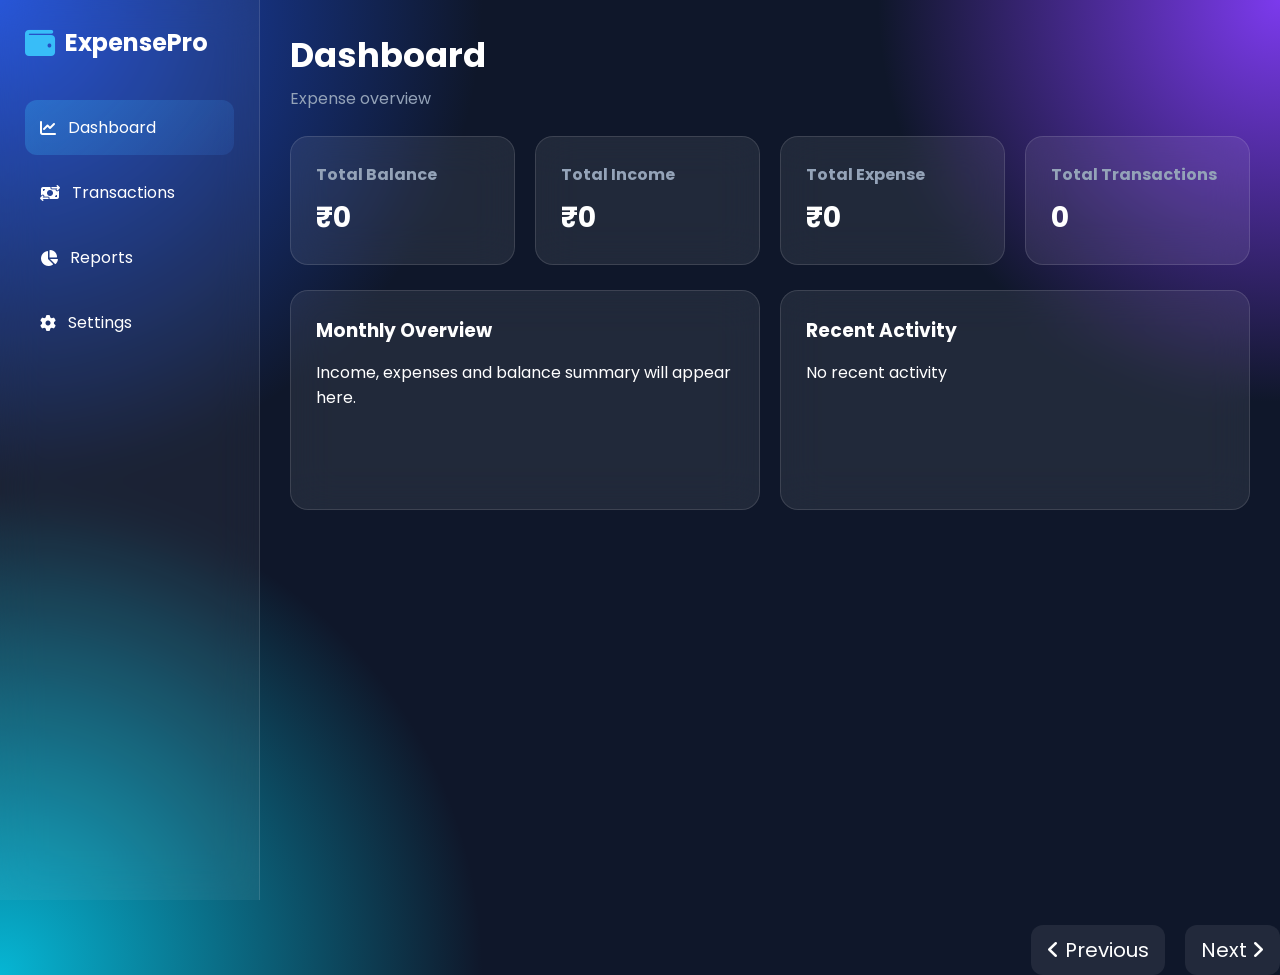
<file: system/src/main/java/com/expensemanager/system/frontend/index.html>
<!DOCTYPE html>
<html lang="en">
<head>
    <meta charset="UTF-8">
    <meta name="viewport" content="width=device-width, initial-scale=1.0">
    <title>Expense Manager Pro</title>

    <link rel="stylesheet" href="style.css">

    <link rel="stylesheet"
          href="https://cdnjs.cloudflare.com/ajax/libs/font-awesome/6.5.1/css/all.min.css">
</head>
<body>

<div class="container">

    <!-- SIDEBAR -->
    <aside class="sidebar">

        <div class="logo">
            <i class="fa-solid fa-wallet"></i>
            <h2>ExpensePro</h2>
        </div>

        <ul class="menu">

            <li id="dashboard-tab" class="active">
                <i class="fa-solid fa-chart-line"></i>
                Dashboard
            </li>

            <li id="transactions-tab">
                <i class="fa-solid fa-money-bill-transfer"></i>
                Transactions
            </li>

            <li id="reports-tab">
                <i class="fa-solid fa-chart-pie"></i>
                Reports
            </li>

            <li id="settings-tab">
                <i class="fa-solid fa-gear"></i>
                Settings
            </li>

        </ul>

    </aside>

    <!-- MAIN CONTENT -->
    <main class="main-content">

        <!-- ================= DASHBOARD ================= -->

        <section id="dashboard-section">

            <div class="header">
                <div>
                    <h1>Dashboard</h1>
                    <p>Expense overview</p>
                </div>
            </div>

            <div class="cards">

                <div class="card balance-card">
                    <h4>Total Balance</h4>
                    <h2 id="balanceAmount">₹0</h2>
                </div>

                <div class="card income-card">
                    <h4>Total Income</h4>
                    <h2 id="incomeAmount">₹0</h2>
                </div>

                <div class="card expense-card">
                    <h4>Total Expense</h4>
                    <h2 id="expenseAmount">₹0</h2>
                </div>

                <div class="card">
                    <h4>Total Transactions</h4>
                    <h2 id="transactionCount">0</h2>
                </div>

            </div>

            <div class="dashboard-grid">

                <div class="dashboard-box">
                    <h3>Monthly Overview</h3>

                    <p>
                        Income, expenses and balance summary will appear here.
                    </p>
                </div>

                <div class="dashboard-box">
                    <h3>Recent Activity</h3>

                    <div id="recentActivity">
                        No recent activity
                    </div>
                </div>

            </div>

        </section>

        <!-- ================= TRANSACTIONS ================= -->

        <section id="transactions-section" style="display:none;">

            <div class="header">
                <div>
                    <h1>Transactions</h1>
                    <p>Manage all transactions</p>
                </div>
            </div>

            <div class="toolbar">

                <div class="search-box">
                    <i class="fa-solid fa-search"></i>

                    <input
                            type="text"
                            id="searchInput"
                            placeholder="Search transaction..."
                    >
                </div>
                    <button id="filterBtn" class="filter-btn">
                        <i class="fa-solid fa-filter"></i>
                        Filter
                        <span id="filterBadge" class="filter-badge">0</span>
                    </button>

                    <button id="addBtn" class="add-btn">
                        <i class="fa-solid fa-plus"></i>
                        Add Transaction
                    </button>



                <form id="filterModal" class="modal">
                    <div id="filterPanel" class="filter-panel">
                        <div class="filter-header">

                            <h2>
                                <i class="fa-solid fa-filter"></i>
                                Filters
                            </h2>

                            <button id="closeFilter" class="close-filter">
                                <i class="fa-solid fa-xmark"></i>
                            </button>

                        </div>
                        <div class="filter-group">

                            <label>Type</label>

                            <select id="filterType">

                                <option value="">All</option>
                                <option value="CREDIT">Credit</option>
                                <option value="DEBIT">Debit</option>

                            </select>

                        </div>

                        <div class="filter-group">

                            <label>Category</label>

                            <select id="filterCategory">

                                <option value="">All</option>
                                <option>Food</option>
                                <option>Travel</option>
                                <option>Shopping</option>
                                <option>Bills</option>
                                <option>Salary</option>
                                <option>Entertainment</option>

                            </select>

                        </div>

                        <div class="filter-group">

                            <label>Amount</label>

                            <div class="range">

                                <input
                                        type="number"
                                        placeholder="Min"
                                        id="minAmount">

                                <input
                                        type="number"
                                        placeholder="Max"
                                        id="maxAmount">

                            </div>

                        </div>

                        <div class="filter-group">

                            <label>Date</label>

                            <div class="range">

                                <input
                                        type="date"
                                        id="fromDate">

                                <input
                                        type="date"
                                        id="toDate">

                            </div>

                        </div>

                        <div class="filter-group">

                            <label>Sort</label>

                            <select id="sortBy">

                                <option value="null">Select</optionvalue>
                                <option value="newest">Newest First</option>

                                <option value="oldest">Oldest First</option>

                                <option value="amountDesc">Highest Amount</option>

                                <option value="amountAsc">Lowest Amount</option>

                                <option value="titleAsc">A → Z</option>

                                <option value="titleDesc">Z → A</option>

                            </select>

                        </div>

                        <div class="filter-buttons">

                            <button type="submit"
                                    id="applyFilter"
                                    class="apply-btn">

                                Apply

                            </button>

                            <button type="reset"
                                    id="resetFilter"
                                    class="reset-btn">

                                Reset

                            </button>

                        </div>

                    </div>
                </form>
            </div>

            <div class="table-container">

                <table>

                    <thead>

                    <tr>
                        <th>Id</th>
                        <th>Title</th>
                        <th>Category</th>
                        <th>Amount</th>
                        <th>Type</th>
                        <th>Description</th>
                        <th>Date & Time</th>
                        <th>Actions</th>
                    </tr>

                    </thead>

                    <tbody id="transactionTable">

                    </tbody>

                </table>

            </div>
            <div id="transactionCards" class="transaction-cards">

            </div>

        </section>

        <!-- ================= REPORTS ================= -->

        <section id="reports-section" style="display:none;">

            <div class="header">
                <div>
                    <h1>Reports</h1>
                    <p>Expense insights</p>
                </div>
            </div>

            <div class="report-grid">

                <div class="report-card">

                    <h3>Category Summary</h3>

                    <ul class="report-list">

                        <li>Food : ₹5000</li>
                        <li>Travel : ₹2500</li>
                        <li>Shopping : ₹4200</li>
                        <li>Bills : ₹3100</li>

                    </ul>

                </div>

                <div class="report-card">

                    <h3>Monthly Report</h3>

                    <ul class="report-list">

                        <li>January : ₹12000</li>
                        <li>February : ₹9000</li>
                        <li>March : ₹15000</li>
                        <li>April : ₹11000</li>

                    </ul>

                </div>

            </div>

        </section>

        <!-- ================= SETTINGS ================= -->

        <section id="settings-section" style="display:none;">

            <div class="header">
                <div>
                    <h1>Settings</h1>
                    <p>Application preferences</p>
                </div>
            </div>

            <div class="settings-container">

                <div class="setting-card">

                    <h3>Profile</h3>

                    <input
                            type="text"
                            placeholder="Your Name"
                    >

                </div>

                <div class="setting-card">

                    <h3>Currency</h3>

                    <select>

                        <option>INR ₹</option>
                        <option>USD $</option>
                        <option>EUR €</option>

                    </select>

                </div>

                <div class="setting-card">

                    <h3>Theme</h3>

                    <button class="theme-btn">
                        Dark Mode
                    </button>

                </div>

            </div>

        </section>

    </main>


</div>

<!-- ADD / UPDATE MODAL -->

<div class="modal" id="transactionModal">

    <div class="modal-content">

        <div class="modal-header">

            <h2 id="modalTitle">
                Add Transaction
            </h2>

            <span id="closeModal" class="close-btn">
                &times;
            </span>

        </div>

        <form id="transactionForm">

            <input
                    type="hidden"
                    id="transactionId"
            >

            <div class="form-group">

                <label>Title</label>

                <input
                        type="text"
                        id="title"
                        required
                >

            </div>

            <div class="form-group">

                <label>Category</label>

                <input
                        type="text"
                        id="category"
                        required
                >

            </div>

            <div class="form-group">

                <label>Amount</label>

                <input
                        type="number"
                        id="amount"
                        required
                >

            </div>

            <div class="form-group">

                <label>Type</label>

                <select id="type">

                    <option value="CREDIT">Credit</option>
                    <option value="DEBIT">Debit</option>

                </select>

            </div>
            <div class="form-group">

                <label>Description</label>

                <input
                        type="text"
                        id="description"
                        required
                >

            </div>

            <button type="submit" class="save-btn">
                Save Transaction
            </button>

        </form>

    </div>

</div>

<!-- DELETE MODAL -->

<div class="modal" id="deleteModal">

    <div class="delete-box">

        <h2>Delete Transaction?</h2>

        <p>This action cannot be undone.</p>

        <div class="delete-actions">

            <button id="cancelDelete"
                    class="cancel-btn">
                Cancel
            </button>

            <button id="confirmDelete"
                    class="delete-btn">
                Delete
            </button>

        </div>

    </div>

</div>
<nav class="mobile-nav">

    <div id="mobile-dashboard">
        <i class="fa-solid fa-chart-line"></i>
        <span>Dashboard</span>
    </div>

    <div id="mobile-transactions">
        <i class="fa-solid fa-money-bill-transfer"></i>
        <span>Transactions</span>
    </div>

    <div id="mobile-reports">
        <i class="fa-solid fa-chart-pie"></i>
        <span>Reports</span>
    </div>

    <div id="mobile-settings">
        <i class="fa-solid fa-gear"></i>
        <span>Settings</span>
    </div>

</nav>
<div class="pagination">

    <div class="pagination-info">

<!--        Showing-->
        <span id="pageInfo"></span>
<!--        - -->
<!--        <span id="endRecord">10</span>-->
<!--        of-->
<!--        <span id="totalRecords">0</span>-->

    </div>

    <div class="pagination-controls">

        <button id="prevPage" class="page-btn">
            <i class="fa-solid fa-angle-left"></i>
            Previous
        </button>

        <div id="pageNumbers" class="page-s">

        </div>

        <button id="nextPage" class="page-btn">
            Next
            <i class="fa-solid fa-angle-right"></i>
        </button>

    </div>

</div>
<script src="script.js"></script>

</body>
</html>
</file>
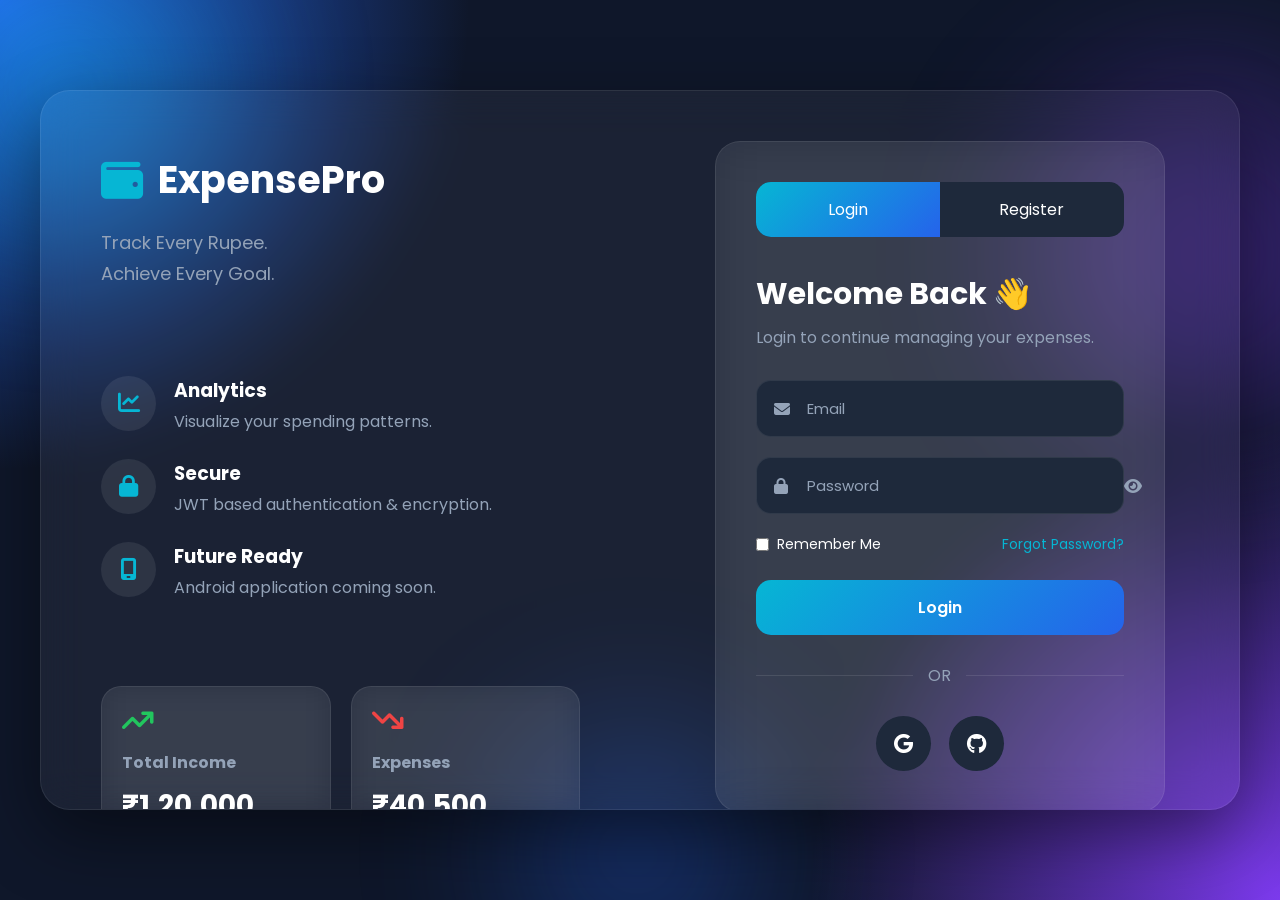
<file: system/src/main/java/com/expensemanager/system/frontend/login.html>
<!DOCTYPE html>
<html lang="en">
<head>

    <meta charset="UTF-8">
    <meta name="viewport" content="width=device-width, initial-scale=1.0">

    <title>ExpensePro | Login</title>

    <link rel="stylesheet" href="login.css">

    <link rel="stylesheet"
          href="https://cdnjs.cloudflare.com/ajax/libs/font-awesome/6.5.2/css/all.min.css">

</head>

<body>

<!-- Animated Background -->

<div class="bg">
    <span class="circle circle1"></span>
    <span class="circle circle2"></span>
    <span class="circle circle3"></span>
</div>

<div class="container">

    <!-- Left Side -->

    <div class="left-panel">

        <div class="brand">

            <div class="logo">

                <i class="fa-solid fa-wallet"></i>

                <h1>ExpensePro</h1>

            </div>

            <p>
                Track Every Rupee.
                <br>
                Achieve Every Goal.
            </p>

        </div>

        <div class="feature-list">

            <div class="feature">

                <i class="fa-solid fa-chart-line"></i>

                <div>

                    <h3>Analytics</h3>

                    <p>Visualize your spending patterns.</p>

                </div>

            </div>

            <div class="feature">

                <i class="fa-solid fa-lock"></i>

                <div>

                    <h3>Secure</h3>

                    <p>JWT based authentication & encryption.</p>

                </div>

            </div>

            <div class="feature">

                <i class="fa-solid fa-mobile-screen"></i>

                <div>

                    <h3>Future Ready</h3>

                    <p>Android application coming soon.</p>

                </div>

            </div>

        </div>

        <div class="floating-cards">

            <div class="mini-card income">

                <i class="fa-solid fa-arrow-trend-up"></i>

                <h4>Total Income</h4>

                <span>₹1,20,000</span>

            </div>

            <div class="mini-card expense">

                <i class="fa-solid fa-arrow-trend-down"></i>

                <h4>Expenses</h4>

                <span>₹40,500</span>

            </div>

        </div>

    </div>

    <!-- Right Side -->

    <div class="right-panel">

        <div class="form-box">

            <!-- Toggle -->

            <div class="toggle">

                <button id="loginTab"
                        class="active">

                    Login

                </button>

                <button id="registerTab">

                    Register

                </button>

            </div>

            <!-- LOGIN -->

            <form id="loginForm">

                <h2>Welcome Back 👋</h2>

                <p>Login to continue managing your expenses.</p>

                <div class="input-box">

                    <i class="fa-solid fa-envelope"></i>

                    <input
                            type="email"
                            placeholder="Email"
                            id="loginEmail"
                            required>

                </div>

                <div class="input-box password-box">

                    <i class="fa-solid fa-lock"></i>

                    <input
                            type="password"
                            placeholder="Password"
                            id="loginPassword"
                            required>

                    <span
                            class="togglePassword">

                        <i class="fa-solid fa-eye"></i>

                    </span>

                </div>

                <div class="extra">

                    <label>

                        <input type="checkbox">

                        Remember Me

                    </label>

                    <a href="#">

                        Forgot Password?

                    </a>

                </div>

                <button
                        class="submit-btn"
                        type="submit">

                    Login

                </button>

                <div class="divider">

                    OR

                </div>

                <div class="social-login">

                    <button type="button">

                        <i class="fab fa-google"></i>

                    </button>

                    <button type="button">

                        <i class="fab fa-github"></i>

                    </button>

                </div>

            </form>

            <!-- REGISTER -->

            <form
                    id="registerForm"
                    class="hidden">

                <h2>Create Account 🚀</h2>

                <p>Create your ExpensePro account.</p>

                <div class="input-box">

                    <i class="fa-solid fa-user"></i>

                    <input
                            type="text"
                            placeholder="Full Name"
                            id="name"
                            required>

                </div>

                <div class="input-box">

                    <i class="fa-solid fa-envelope"></i>

                    <input
                            type="email"
                            placeholder="Email"
                            id="email"
                            required>

                </div>

                <div class="input-box password-box">

                    <i class="fa-solid fa-lock"></i>

                    <input
                            type="password"
                            placeholder="Password"
                            id="password"
                            required>

                    <span
                            class="togglePassword">

                        <i class="fa-solid fa-eye"></i>

                    </span>

                </div>

                <div class="strength">

                    <div id="strengthBar"></div>

                </div>

                <small id="strengthText">

                    Password Strength

                </small>

                <div class="input-box password-box">

                    <i class="fa-solid fa-lock"></i>

                    <input
                            type="password"
                            placeholder="Confirm Password"
                            id="confirmPassword"
                            required>

                    <span
                            class="togglePassword">

                        <i class="fa-solid fa-eye"></i>

                    </span>

                </div>

                <button
                        class="submit-btn"
                        type="submit">

                    Register

                </button>

            </form>

        </div>

        <div class="footer">

            Made with ❤️ using Spring Boot

        </div>

    </div>

</div>

<script src="login.js"></script>

</body>
</html>
</file>
<file: system/src/main/java/com/expensemanager/system/frontend/style.css>
@import url('https://fonts.googleapis.com/css2?family=Poppins:wght@300;400;500;600;700&display=swap');

*{
    margin:0;
    padding:0;
    box-sizing:border-box;
    font-family:'Poppins',sans-serif;
}

:root{
    --bg:#0f172a;
    --card-bg:rgba(255,255,255,0.08);
    --border:rgba(255,255,255,0.12);
    --text:#ffffff;
    --text-light:#94a3b8;
    --primary:#38bdf8;
    --success:#22c55e;
    --danger:#ef4444;
    --warning:#f59e0b;
}

body{
    min-height:100vh;
    color:var(--text);
    background:
            radial-gradient(circle at top left,#1d4ed8 0%,transparent 30%),
            radial-gradient(circle at top right,#7c3aed 0%,transparent 25%),
            radial-gradient(circle at bottom left,#06b6d4 0%,transparent 30%),
            var(--bg);
}

.container{
    display:flex;
    min-height:100vh;
}

/* SIDEBAR */

.sidebar{
    width:260px;
    padding:25px;
    background:rgba(255,255,255,.05);
    backdrop-filter:blur(20px);
    border-right:1px solid var(--border);
}

.logo{
    display:flex;
    align-items:center;
    gap:10px;
    margin-bottom:40px;
}

.logo i{
    font-size:30px;
    color:var(--primary);
}

.menu{
    list-style:none;
}

.menu li{
    display:flex;
    align-items:center;
    gap:12px;
    padding:15px;
    border-radius:12px;
    margin-bottom:10px;
    cursor:pointer;
    transition:.3s;
}

.menu li:hover{
    background:rgba(255,255,255,.08);
    transform:translateX(5px);
}

.menu li.active{
    background:linear-gradient(
            135deg,
            rgba(56,189,248,.3),
            rgba(59,130,246,.15)
    );
}

/* MAIN */

.main-content{
    flex:1;
    padding:30px;
}

.header{
    margin-bottom:25px;
}

.header h1{
    font-size:34px;
    margin-bottom:5px;
}

.header p{
    color:var(--text-light);
}

/* CARDS */

.cards{
    display:grid;
    grid-template-columns:repeat(auto-fit,minmax(220px,1fr));
    gap:20px;
    margin-bottom:25px;
}

.card{
    background:var(--card-bg);
    border:1px solid var(--border);
    backdrop-filter:blur(20px);
    border-radius:18px;
    padding:25px;
    transition:.3s;
}

.card:hover{
    transform:translateY(-5px);
}

.card h4{
    color:var(--text-light);
    margin-bottom:10px;
}

.card h2{
    font-size:28px;
}

/* DASHBOARD */

.dashboard-grid{
    display:grid;
    grid-template-columns:1fr 1fr;
    gap:20px;
}

.dashboard-box{
    background:var(--card-bg);
    border:1px solid var(--border);
    backdrop-filter:blur(20px);
    border-radius:18px;
    padding:25px;
    min-height:220px;
}

.dashboard-box h3{
    margin-bottom:15px;
}

/* TOOLBAR */

.toolbar{
    display:flex;
    justify-content:space-between;
    gap:15px;
    margin-bottom:20px;
}

.search-box{
    flex:1;
    display:flex;
    align-items:center;
    gap:10px;
    background:var(--card-bg);
    border:1px solid var(--border);
    border-radius:15px;
    padding:15px;
}

.search-box input{
    flex:1;
    background:none;
    border:none;
    outline:none;
    color:white;
    font-size:15px;
}

.search-box input::placeholder{
    color:#94a3b8;
}

.add-btn{

    height:60px;

    /*font-size:17px;*/
    border:none;
    cursor:pointer;
    border-radius:15px;
    padding:5px 15px;
    color:white;
    font-weight:600;
    background:linear-gradient(
            135deg,
            #06b6d4,
            #2563eb
    );
    transition:.3s;
}

.add-btn:hover{
    transform:translateY(-3px);
}

/* TABLE */

.table-container{
    background:var(--card-bg);
    border:1px solid var(--border);
    border-radius:18px;
    overflow:hidden;
}

table{
    width:100%;
    table-layout:fixed;
    border-collapse:collapse;
}

th{
    text-align:left;
    padding:18px;
    color:#94a3b8;
}
td{
    padding: 18px;
    white-space: normal;
    word-wrap: break-word;
    overflow-wrap: break-word;
}

tbody tr{
    border-top:1px solid rgba(255,255,255,.05);
}

tbody tr:hover{
    background:rgba(255,255,255,.03);
}

.type-income{
    color:var(--success);
    font-weight:600;
}

.type-expense{
    color:var(--danger);
    font-weight:600;
}

/* ACTION BUTTONS */

.action-btn{
    width:38px;
    height:38px;
    border:none;
    cursor:pointer;
    border-radius:10px;
    margin-right:8px;
    transition:.3s;
}

.action-btn:hover{
    transform:scale(1.08);
}

.edit-btn{
    background:rgba(245,158,11,.2);
    color:var(--warning);
}

.delete-btn{
    background:rgba(239,68,68,.2);
    color:var(--danger);
}

/* REPORTS */

.report-grid{
    display:grid;
    grid-template-columns:1fr 1fr;
    gap:20px;
}

.report-card{
    background:var(--card-bg);
    border:1px solid var(--border);
    backdrop-filter:blur(20px);
    border-radius:18px;
    padding:25px;
}

.report-card h3{
    margin-bottom:15px;
}

.report-list{
    list-style:none;
}

.report-list li{
    padding:12px 0;
    border-bottom:1px solid rgba(255,255,255,.05);
}

/* SETTINGS */

.settings-container{
    display:grid;
    grid-template-columns:repeat(auto-fit,minmax(280px,1fr));
    gap:20px;
}

.setting-card{
    background:var(--card-bg);
    border:1px solid var(--border);
    border-radius:18px;
    padding:25px;
}

.setting-card h3{
    margin-bottom:15px;
}

.setting-card input,
.setting-card select{
    width:100%;
    padding:12px;
    border-radius:12px;
    border:1px solid var(--border);
    background:#1e293b;
    color:white;
    outline:none;
}

.theme-btn{
    border:none;
    padding:12px 18px;
    border-radius:12px;
    cursor:pointer;
    color:white;
    background:#334155;
}

/* MODAL */

.modal{
    display:none;
    position:fixed;
    inset:0;
    background:rgba(0,0,0,.65);
    backdrop-filter:blur(5px);
    justify-content:center;
    align-items:center;
    z-index:1000;
}

.modal-content{
    width:450px;
    max-width:90%;
    background:#111827;
    border:1px solid var(--border);
    border-radius:20px;
    padding:25px;
}

.modal-header{
    display:flex;
    justify-content:space-between;
    align-items:center;
    margin-bottom:20px;
}

.close-btn{
    cursor:pointer;
    font-size:28px;
}

.form-group{
    margin-bottom:15px;
}

.form-group label{
    display:block;
    margin-bottom:8px;
}

.form-group input,
.form-group select{
    width:100%;
    padding:12px;
    border-radius:12px;
    border:1px solid var(--border);
    background:#1e293b;
    color:white;
    outline:none;
}

.save-btn{
    width:100%;
    border:none;
    cursor:pointer;
    padding:14px;
    border-radius:12px;
    color:white;
    font-weight:600;
    background:linear-gradient(
            135deg,
            #06b6d4,
            #2563eb
    );
}

/* DELETE BOX */

.delete-box{
    width:400px;
    max-width:90%;
    background:#111827;
    border-radius:20px;
    padding:30px;
    text-align:center;
}

.delete-box h2{
    margin-bottom:10px;
}

.delete-box p{
    margin-bottom:20px;
    color:#94a3b8;
}

.delete-actions{
    display:flex;
    justify-content:center;
    gap:12px;
}

.cancel-btn{
    border:none;
    cursor:pointer;
    padding:12px 20px;
    border-radius:12px;
    background:#334155;
    color:white;
}

.delete-actions .delete-btn{
    padding:12px 20px;
    border:none;
    border-radius:12px;
    cursor:pointer;
}

.cards{
    display:grid;
    grid-template-columns:repeat(auto-fit,minmax(220px,1fr));
    gap:20px;
}
.modal-content,
.delete-box{
    width:450px;
    max-width:90%;
}

.transaction-cards{
    display:grid;
    gap:15px;
}

.transaction-card{
    background:var(--card-bg);
    border:1px solid var(--border);
    border-radius:18px;
    padding:20px;
    backdrop-filter:blur(20px);

    overflow:hidden;
}
.transaction-card h3,
.transaction-card span,
.transaction-info{
    word-break:break-word;
    overflow-wrap:anywhere;
}

.transaction-card h3{
    margin-bottom:12px;
}

.transaction-info{
    display:flex;
    flex-direction:column;
    gap:8px;
}

.transaction-actions{
    margin-top:15px;
    display:flex;
    gap:10px;
}

.transaction-cards{
    display:none;
}

.filter-btn{
    height:60px;

    font-size:16px;
    border:none;
    cursor:pointer;

    padding:15px 22px;

    border-radius:15px;

    background:#334155;

    color:white;

    position:relative;

    transition:.3s;

}

.filter-btn:hover{

    transform:translateY(-3px);

}

.filter-badge{

    position:absolute;

    top:-6px;

    right:-6px;

    width:22px;

    height:22px;

    border-radius:50%;

    background:#ef4444;

    display:flex;

    align-items:center;

    justify-content:center;

    font-size:12px;

}

.filter-panel{

    width:min(450px,95vw);

    background:#111827;

    border-radius:20px;

    border:1px solid rgba(255,255,255,.08);

    padding:25px;

}

@keyframes fade{

    from{

        opacity:0;

        transform:translateY(-15px);

    }

    to{

        opacity:1;

        transform:translateY(0);

    }

}

.filter-group{

    margin-bottom:18px;

}

.filter-group label{

    display:block;

    margin-bottom:8px;

}

.filter-group select,
.filter-group input{

    width:100%;

    padding:12px;

    border:none;

    border-radius:10px;

    background:#1e293b;

    color:white;

}

.range{

    display:grid;

    grid-template-columns:1fr 1fr;

    gap:10px;

}

.filter-buttons{

    display:flex;

    justify-content:flex-end;

    gap:12px;

}

.apply-btn{

    background:#06b6d4;

    color:white;

    border:none;

    padding:12px 20px;

    border-radius:10px;

}

.reset-btn{

    background:#334155;
    color:white;
    border:none;
    padding:12px 20px;
    border-radius:10px;

}

.filter-header{

    display:flex;

    justify-content:space-between;

    align-items:center;

    margin-bottom:25px;

    padding-bottom:15px;

    border-bottom:1px solid rgba(255,255,255,.08);

}

.close-filter{

    width:40px;

    height:40px;

    border:none;

    border-radius:50%;

    background:rgba(255,255,255,.08);

    color:white;

    cursor:pointer;

    transition:.25s;

    display:flex;

    align-items:center;

    justify-content:center;

    font-size:18px;

}

.close-filter:hover{

    background:#ef4444;

    transform:rotate(90deg);

}

.pagination{

    margin-top:25px;

    display:flex;

    justify-content:space-between;

    align-items:center;

    gap:20px;

    flex-wrap:wrap;

}

.pagination-info{

    color:var(--text);

    font-size:16px;

}

.pagination-controls{

    display:flex;

    align-items:center;

    gap:10px;

}

.page-numbers{

    display:flex;

    gap:8px;

}

.page-btn,
.page-number{

    border:none;

    cursor:pointer;

    background:rgba(255,255,255,.08);
    font-size: 20px;
    color:white;

    padding:10px 16px;

    border-radius:12px;

    transition:.3s;

}

.page-btn:hover,
.page-number:hover{

    background:#2563eb;

}

.page-number.active{

    background:#06b6d4;

    font-weight:600;

}

/* RESPONSIVE */

@media(max-width:1000px){

    .sidebar{
        display:none;
    }

    .dashboard-grid,
    .report-grid{
        grid-template-columns:1fr;
    }
}


@media(max-width:768px){

    .header{

        margin-bottom:18px;

    }

    .toolbar{
        display:grid;
        grid-template-columns: 1fr 1fr;
        gap:12px;
        align-items:center;
    }


    .search-box{

        grid-column:1/-1;

    }

    .filter-btn{

        width:100%;

    }

    .search-box{

        grid-column:1/-1;

    }

    .filter-panel{

        width:95%;

        max-height:85vh;

        overflow-y:auto;

    }

    .range{

        grid-template-columns:1fr;

    }
    .add-btn{
        width:100%;
    }

    .modal-content,
    .delete-box{
        width:95%;
    }

    .cards{
        grid-template-columns:1fr;
    }

    table{
        display:block;
        overflow-x:auto;
        white-space:nowrap;
    }

    .main-content{
        padding:15px;
    }
    .table-container{
        display:none;
    }

    .transaction-cards{
        display:grid;
    }

    .pagination{

        flex-direction:column;

        align-items:center;
        margin-bottom: 40px;
    }

    .pagination-info{

        order:2;

    }

    .pagination-controls{

        order:1;

        width:100%;

        justify-content:space-between;

    }

    .page-numbers{

        display:none;

    }

}
.mobile-nav{
    display:none;
}

@media(max-width:1000px){

    .mobile-nav{

        position:fixed;
        bottom:0;
        left:0;
        right:0;

        display:flex;
        justify-content:space-around;
        align-items:center;

        background:rgba(15,23,42,.95);
        backdrop-filter:blur(15px);

        border-top:1px solid rgba(255,255,255,.1);

        padding:12px 0;

        z-index:9999;
    }

    .mobile-nav div{

        display:flex;
        flex-direction:column;
        align-items:center;

        gap:4px;

        cursor:pointer;

        color:white;
        font-size:13px;
    }

    .mobile-nav i{
        font-size:18px;
    }

    .main-content{
        padding-bottom:90px;
    }
}
</file>
<file: system/src/main/java/com/expensemanager/system/frontend/login.css>
@import url('https://fonts.googleapis.com/css2?family=Poppins:wght@300;400;500;600;700&display=swap');

*{
    margin:0;
    padding:0;
    box-sizing:border-box;
    font-family:'Poppins',sans-serif;
}

:root{

    --bg:#0f172a;
    --card:rgba(255,255,255,.08);
    --border:rgba(255,255,255,.15);

    --primary:#06b6d4;
    --secondary:#2563eb;

    --text:#ffffff;
    --light:#94a3b8;

    --success:#22c55e;
    --danger:#ef4444;

}

body{

    min-height:100vh;
    overflow:hidden;

    display:flex;
    justify-content:center;
    align-items:center;

    color:var(--text);

    background:
            radial-gradient(circle at top left,#2563eb 0%,transparent 30%),
            radial-gradient(circle at bottom right,#7c3aed 0%,transparent 30%),
            var(--bg);

}

/* BACKGROUND */

.bg{

    position:fixed;
    inset:0;
    overflow:hidden;
    z-index:-1;

}

.circle{

    position:absolute;
    border-radius:50%;
    filter:blur(80px);
    opacity:.35;

}

.circle1{

    width:300px;
    height:300px;

    background:#06b6d4;

    left:-80px;
    top:-60px;

    animation:float1 12s infinite ease-in-out;

}

.circle2{

    width:350px;
    height:350px;

    background:#7c3aed;

    right:-100px;
    top:80px;

    animation:float2 14s infinite ease-in-out;

}

.circle3{

    width:250px;
    height:250px;

    background:#2563eb;

    bottom:-80px;
    left:40%;

    animation:float3 16s infinite ease-in-out;

}

/* MAIN */

.container{

    width:1200px;
    max-width:95%;

    height:720px;

    display:grid;
    grid-template-columns:1fr 1fr;

    overflow:hidden;

    border-radius:30px;

    background:rgba(255,255,255,.05);

    border:1px solid rgba(255,255,255,.08);

    backdrop-filter:blur(20px);

    box-shadow:
            0 25px 70px rgba(0,0,0,.45);

}

/* LEFT */

.left-panel{

    padding:60px;

    display:flex;
    flex-direction:column;
    justify-content:space-between;

}

.logo{

    display:flex;
    align-items:center;
    gap:15px;

    margin-bottom:20px;

}

.logo i{

    font-size:42px;

    color:var(--primary);

}

.logo h1{

    font-size:38px;

}

.brand p{

    color:var(--light);

    line-height:1.7;

    margin-top:15px;

    font-size:18px;

}

.feature-list{

    display:flex;
    flex-direction:column;

    gap:25px;

}

.feature{

    display:flex;

    gap:18px;

    align-items:flex-start;

}

.feature i{

    width:55px;
    height:55px;

    border-radius:50%;

    display:flex;
    justify-content:center;
    align-items:center;

    background:rgba(255,255,255,.08);

    color:var(--primary);

    font-size:22px;

}

.feature h3{

    margin-bottom:5px;

}

.feature p{

    color:var(--light);

    line-height:1.5;

}

/* FLOATING CARDS */

.floating-cards{

    display:flex;

    gap:20px;

}

.mini-card{

    flex:1;

    padding:20px;

    border-radius:20px;

    background:rgba(255,255,255,.08);

    border:1px solid rgba(255,255,255,.08);

    backdrop-filter:blur(15px);

    animation:cardFloat 5s infinite ease-in-out;

}

.mini-card:nth-child(2){

    animation-delay:1s;

}

.mini-card i{

    font-size:28px;

    margin-bottom:15px;

}

.income i{

    color:#22c55e;

}

.expense i{

    color:#ef4444;

}

.mini-card h4{

    color:var(--light);

    margin-bottom:10px;

}

.mini-card span{

    font-size:28px;

    font-weight:700;

}

/* RIGHT */

.right-panel{

    display:flex;
    flex-direction:column;
    justify-content:center;
    align-items:center;

    padding:50px;

}

.form-box{

    width:100%;
    max-width:450px;

    padding:40px;

    border-radius:25px;

    background:rgba(255,255,255,.08);

    border:1px solid rgba(255,255,255,.08);

    backdrop-filter:blur(25px);

}

/* TOGGLE */

.toggle{

    display:flex;

    margin-bottom:35px;

    background:#1e293b;

    border-radius:15px;

    overflow:hidden;

}

.toggle button{

    flex:1;

    border:none;

    background:none;

    color:white;

    cursor:pointer;

    padding:15px;

    font-size:16px;

    transition:.3s;

}

.toggle button.active{

    background:linear-gradient(
            135deg,
            #06b6d4,
            #2563eb
    );

}

/* ===========================
        FORM
=========================== */

form{
    width:100%;
    animation:fadeIn .4s ease;
}

form.hidden{
    display:none;
}

form h2{
    font-size:30px;
    margin-bottom:8px;
}

form p{
    color:var(--light);
    margin-bottom:30px;
}

/* INPUT */

.input-box{

    position:relative;
    margin-bottom:20px;

}

.input-box i:first-child{

    position:absolute;
    left:18px;
    top:50%;

    transform:translateY(-50%);

    color:#94a3b8;

}

.input-box input{

    width:100%;

    padding:16px 18px 16px 50px;

    border-radius:15px;

    border:1px solid rgba(255,255,255,.08);

    background:#1e293b;

    color:white;

    outline:none;

    font-size:15px;

    transition:.3s;

}

.input-box input:focus{

    border-color:#06b6d4;

    box-shadow:0 0 15px rgba(6,182,212,.35);

}

.input-box input::placeholder{

    color:#94a3b8;

}

/* PASSWORD */

.password-box .togglePassword{

    position:absolute;

    right:18px;

    top:50%;

    transform:translateY(-50%);

    cursor:pointer;

    color:#94a3b8;

    transition:.3s;

}

.password-box .togglePassword:hover{

    color:white;

}

/* REMEMBER */

.extra{

    display:flex;

    justify-content:space-between;

    align-items:center;

    margin-bottom:25px;

    font-size:14px;

}

.extra label{

    display:flex;

    align-items:center;

    gap:8px;

}

.extra a{

    color:#06b6d4;

    text-decoration:none;

}

.extra a:hover{

    text-decoration:underline;

}

/* BUTTON */

.submit-btn{

    width:100%;

    border:none;

    cursor:pointer;

    padding:15px;

    border-radius:15px;

    color:white;

    font-size:16px;

    font-weight:600;

    background:linear-gradient(
            135deg,
            #06b6d4,
            #2563eb
    );

    transition:.35s;

}

.submit-btn:hover{

    transform:translateY(-3px);

    box-shadow:0 12px 25px rgba(37,99,235,.35);

}

/* DIVIDER */

.divider{

    display:flex;

    align-items:center;

    justify-content:center;

    margin:28px 0;

    color:#94a3b8;

    position:relative;

}

.divider::before,
.divider::after{

    content:"";

    flex:1;

    height:1px;

    background:rgba(255,255,255,.1);

}

.divider::before{

    margin-right:15px;

}

.divider::after{

    margin-left:15px;

}

/* SOCIAL */

.social-login{

    display:flex;

    justify-content:center;

    gap:18px;

}

.social-login button{

    width:55px;

    height:55px;

    border-radius:50%;

    border:none;

    cursor:pointer;

    background:#1e293b;

    color:white;

    font-size:20px;

    transition:.3s;

}

.social-login button:hover{

    transform:translateY(-4px);

    background:#06b6d4;

}

/* PASSWORD STRENGTH */

.strength{

    width:100%;

    height:7px;

    border-radius:50px;

    background:#1e293b;

    overflow:hidden;

    margin-bottom:8px;

}

#strengthBar{

    width:0;

    height:100%;

    background:red;

    transition:.35s;

}

#strengthText{

    display:block;

    color:#94a3b8;

    margin-bottom:20px;

}

/* FOOTER */

.footer{

    margin-top:25px;

    color:#94a3b8;

    font-size:14px;

}

/* ===========================
      ANIMATIONS
=========================== */

@keyframes fadeIn{

    from{

        opacity:0;
        transform:translateY(25px);

    }

    to{

        opacity:1;
        transform:translateY(0);

    }

}

@keyframes cardFloat{

    0%{

        transform:translateY(0);

    }

    50%{

        transform:translateY(-10px);

    }

    100%{

        transform:translateY(0);

    }

}

@keyframes float1{

    50%{

        transform:translate(40px,30px);

    }

}

@keyframes float2{

    50%{

        transform:translate(-30px,50px);

    }

}

@keyframes float3{

    50%{

        transform:translateY(-40px);

    }

}

/* ===========================
      RESPONSIVE
=========================== */

@media(max-width:950px){

    body{

        overflow:auto;

    }

    .container{

        grid-template-columns:1fr;

        height:auto;

        margin:20px;

    }

    .left-panel{

        display:none;

    }

    .right-panel{

        padding:30px 20px;

    }

    .form-box{

        padding:30px;

    }

}

@media(max-width:500px){

    .form-box{

        padding:25px;

    }

    form h2{

        font-size:24px;

    }

    .toggle button{

        font-size:14px;

    }

    .extra{

        flex-direction:column;

        gap:10px;

        align-items:flex-start;

    }

}
</file>
